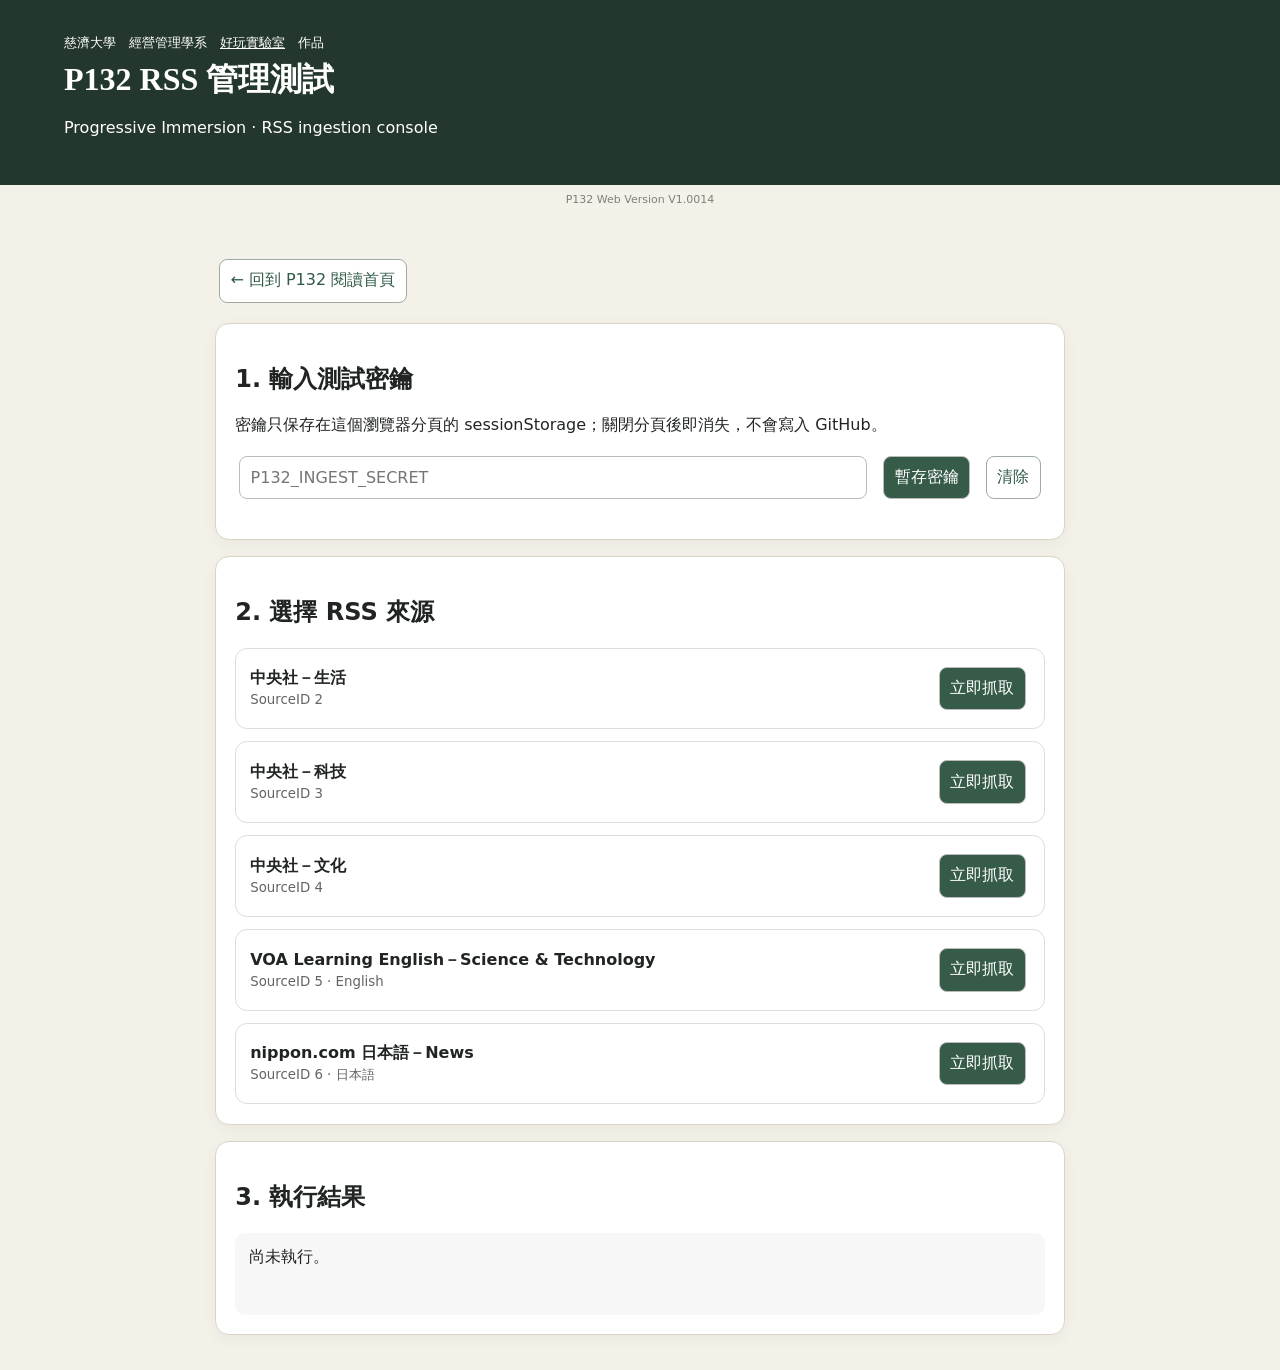
<file: admin-rss.html>
<!doctype html>
<html lang="zh-Hant">
<head>
<meta charset="utf-8">
<meta name="viewport" content="width=device-width,initial-scale=1">
<title>P132 RSS 管理測試</title>
<link rel="stylesheet" href="css/app.css?v=1.0014">
<style>
.admin-wrap{max-width:850px;margin:0 auto}.source-grid{display:grid;gap:12px;margin-top:16px}
.source-row{display:flex;gap:12px;align-items:center;justify-content:space-between;padding:14px;border:1px solid #ddd;border-radius:12px}
.source-row strong{display:block}.source-row small{opacity:.7}.secret-row{display:flex;gap:8px;flex-wrap:wrap}.secret-row input{flex:1;min-width:260px}
#result{white-space:pre-wrap;word-break:break-word;background:#f7f7f7;padding:14px;border-radius:10px;min-height:54px}
.status-ok{font-weight:700}.status-error{font-weight:700}
</style>
</head>
<body>
<header>
<small>慈濟大學　經營管理學系　<a href="https://tcubmdsbilab.github.io/P101/" style="color:inherit">好玩實驗室</a>　作品</small>
<h1>P132 RSS 管理測試</h1>
<p>Progressive Immersion · RSS ingestion console</p>
</header><div style="text-align:center;font-size:11px;opacity:.55;margin:8px 0 14px">P132 Web Version V1.0014</div>
<main class="admin-wrap"><p><a class="toolbar-button secondary" href="index.html">← 回到 P132 閱讀首頁</a></p>
<section class="card">
<h2>1. 輸入測試密鑰</h2>
<p>密鑰只保存在這個瀏覽器分頁的 sessionStorage；關閉分頁後即消失，不會寫入 GitHub。</p>
<div class="secret-row">
<input id="secret" type="password" autocomplete="off" placeholder="P132_INGEST_SECRET">
<button id="saveSecret">暫存密鑰</button>
<button id="clearSecret" class="secondary">清除</button>
</div>
<p id="secretMsg"></p>
</section>

<section class="card">
<h2>2. 選擇 RSS 來源</h2>
<div class="source-grid">
<div class="source-row"><div><strong>中央社－生活</strong><small>SourceID 2</small></div><button data-source="2">立即抓取</button></div>
<div class="source-row"><div><strong>中央社－科技</strong><small>SourceID 3</small></div><button data-source="3">立即抓取</button></div>
<div class="source-row"><div><strong>中央社－文化</strong><small>SourceID 4</small></div><button data-source="4">立即抓取</button></div>
<div class="source-row"><div><strong>VOA Learning English－Science & Technology</strong><small>SourceID 5 · English</small></div><button data-source="5">立即抓取</button></div>
<div class="source-row"><div><strong>nippon.com 日本語－News</strong><small>SourceID 6 · 日本語</small></div><button data-source="6">立即抓取</button></div>
</div>
</section>

<section class="card">
<h2>3. 執行結果</h2>
<div id="result">尚未執行。</div>
</section>
</main>
<script src="config.js"></script>
<script>
const secretEl=document.getElementById('secret');
const msg=document.getElementById('secretMsg');
const result=document.getElementById('result');
const KEY='P132_RSS_INGEST_SECRET';
secretEl.value=sessionStorage.getItem(KEY)||'';

document.getElementById('saveSecret').onclick=()=>{
 const v=secretEl.value.trim();
 if(!v){msg.textContent='請先輸入密鑰。';return;}
 sessionStorage.setItem(KEY,v); msg.textContent='已暫存在本分頁。';
};
document.getElementById('clearSecret').onclick=()=>{
 sessionStorage.removeItem(KEY);secretEl.value='';msg.textContent='已清除。';
};

function functionUrl(){
 const base=(window.P132_CONFIG?.SUPABASE_URL||'').replace(/\/$/,'');
 if(!base||base.includes('YOUR_SUPABASE_URL')) throw new Error('config.js 尚未設定 SUPABASE_URL');
 return base+'/functions/v1/P132-fetch-rss';
}


document.querySelectorAll('[data-source]').forEach(btn=>{
 btn.onclick=async()=>{
   const secret=(secretEl.value.trim()||sessionStorage.getItem(KEY)||'');
   if(!secret){result.textContent='請先在上方輸入 P132_INGEST_SECRET。';return;}
   sessionStorage.setItem(KEY,secret);
   const sourceId=Number(btn.dataset.source);
   const old=btn.textContent; btn.disabled=true; btn.textContent='抓取中…';
   result.textContent='正在呼叫 P132-fetch-rss，請稍候…';
   try{
     const r=await fetch(functionUrl(),{
       method:'POST',
       headers:{'content-type':'application/json','x-p132-ingest-secret':secret},
       body:JSON.stringify({source_id:sourceId})
     });
     const raw=await r.text();
     let data;try{data=JSON.parse(raw)}catch{data=raw}
     if(!r.ok){
       const detail=typeof data==='string'?data:JSON.stringify(data,null,2);
       if(r.status===401) throw new Error('授權失敗（401）\n請確認 P132_INGEST_SECRET 是否正確；若曾重新設定 Secret，請先清除本頁暫存密鑰後重新輸入。\n\n技術資訊：\n'+detail);
       throw new Error('HTTP '+r.status+'\n'+detail);
     }
     result.textContent='抓取成功\n\n'+JSON.stringify(data,null,2);
   }catch(e){
     result.textContent='抓取失敗\n\n'+String(e?.message||e);
   }finally{btn.disabled=false;btn.textContent=old;}
 };
});
</script>
</body></html>
</file>
<file: css/app.css>
:root{font-family:system-ui,-apple-system,"Noto Sans TC",sans-serif;color:#202522;background:#f4f1e8}body{margin:0}header{background:#24372d;color:#fff;padding:2rem max(5vw,1rem)}header h1{margin:.35rem 0;font-family:Georgia,serif}main{max-width:900px;margin:auto;padding:1.2rem}.card{background:#fff;border:1px solid #d9d4c8;border-radius:14px;padding:1.2rem;margin:1rem 0;box-shadow:0 4px 16px #0000000c}input,select,button{font:inherit;padding:.65rem;margin:.25rem;border:1px solid #bbb;border-radius:8px}button{cursor:pointer;background:#365b48;color:#fff}.secondary{background:#fff;color:#315b47;border-color:#9eaaa3}.links{display:flex;gap:1rem;margin-top:.7rem}.links a,a{color:#315b47;cursor:pointer}.toolbar,.reader-toolbar{display:flex;justify-content:space-between;align-items:center;gap:.6rem}.feed-item{padding:1rem 0;border-bottom:1px solid #ddd}.feed-item h3{margin:.2rem 0}.vocab-wrap{position:relative;display:inline-block;white-space:nowrap;padding-bottom:.78em;vertical-align:top}.word{background:#eef5ef;border-bottom:1px solid #8ba392;padding:0 .08rem;font-weight:650}.micro-actions{position:absolute;left:50%;bottom:.08em;z-index:2;transform:translateX(-50%);display:flex;gap:.12rem;align-items:center;justify-content:center;height:.28em}.micro-icon{appearance:none;border:0;background:transparent;padding:0;margin:0;width:.72rem;height:.72rem;line-height:1;font-size:.30rem;border-radius:50%;display:inline-flex;align-items:center;justify-content:center;cursor:pointer;opacity:.52}.micro-icon:hover,.micro-icon:focus-visible{opacity:1;outline:1px solid currentColor}.micro-icon.translate{color:#b33a3a}.micro-icon.understand{color:#2f7b4b}.micro-icon.understand.marked{opacity:1;box-shadow:0 0 0 1px currentColor}.translation-popover{position:fixed;z-index:1000;min-width:150px;max-width:min(280px,calc(100vw - 16px));background:#fff;border:1px solid #c9c5ba;border-radius:9px;box-shadow:0 8px 28px #0003;padding:.55rem .7rem;font-size:.92rem;line-height:1.45}.popover-head{font-size:.72rem;color:#777;margin-bottom:.18rem}.popover-meaning{color:#202522;font-weight:600}.source{margin-top:2rem}#article{font-size:1.15rem;line-height:2.05}.muted{color:#777}@media(max-width:600px){.micro-icon{width:.9rem;height:.9rem;font-size:.34rem;margin:0}.reader-toolbar{align-items:flex-start;flex-wrap:wrap}}
.reader-status{min-height:1.4em;margin:.55rem 0 .15rem;color:#777;font-size:.9rem;text-align:right}
button:disabled{cursor:not-allowed;opacity:.38;filter:grayscale(.35)}

.toolbar-button{display:inline-block;font:inherit;padding:.65rem;margin:.25rem;border:1px solid #9eaaa3;border-radius:8px;text-decoration:none;background:#fff;color:#315b47;box-sizing:border-box}

.feed-heading{display:flex;align-items:center;justify-content:space-between;gap:.8rem;flex-wrap:wrap}
.feed-heading h2{margin:.25rem 0}
.feed-filters{display:flex;gap:.25rem;flex-wrap:wrap}
.feed-filter{background:#fff;color:#315b47;border-color:#b8c1bb;padding:.42rem .65rem;margin:0}
.feed-filter.active{background:#365b48;color:#fff;border-color:#365b48}
.feed-meta{font-size:.78rem;color:#777;margin-bottom:.25rem}
.feed-loading{text-align:center;color:#777;padding:.8rem 0;min-height:1.2rem}
.load-more{display:block;margin:.5rem auto}
#feedSentinel{height:1px}

/* V1.0015 foreign assisted reading */
.foreign-term .word{background:transparent;border-bottom:1px dotted #a9b6ae;font-weight:600}.foreign-term.function-word .word{font-weight:400;border-bottom-color:#d8ddd9}.foreign-term.function-word .micro-actions{opacity:.72}.meaning-entry{display:flex;gap:.35rem;align-items:center;margin-top:.55rem}.meaning-entry input{min-width:0;flex:1;margin:0;padding:.45rem}.meaning-entry button{white-space:nowrap;margin:0;padding:.45rem .6rem}@media(max-width:600px){.meaning-entry{align-items:stretch;flex-direction:column}}
</file>
